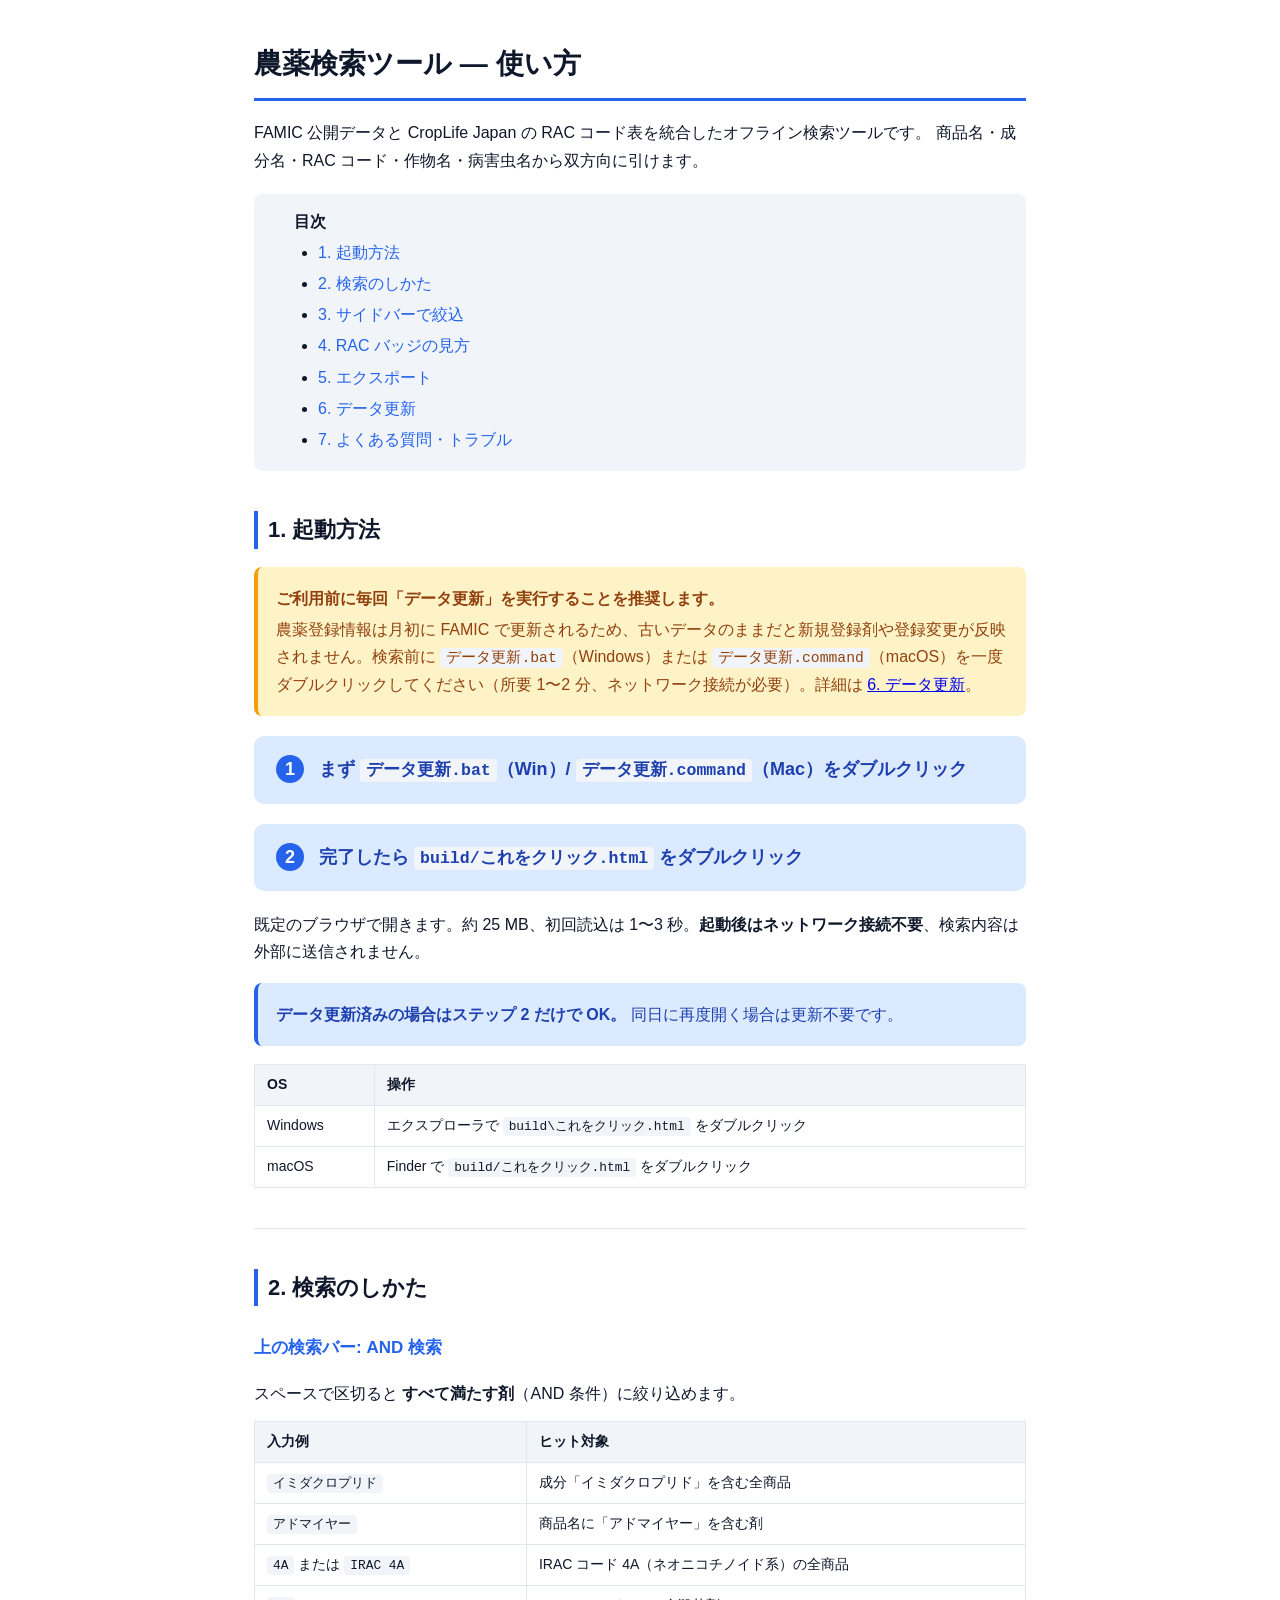
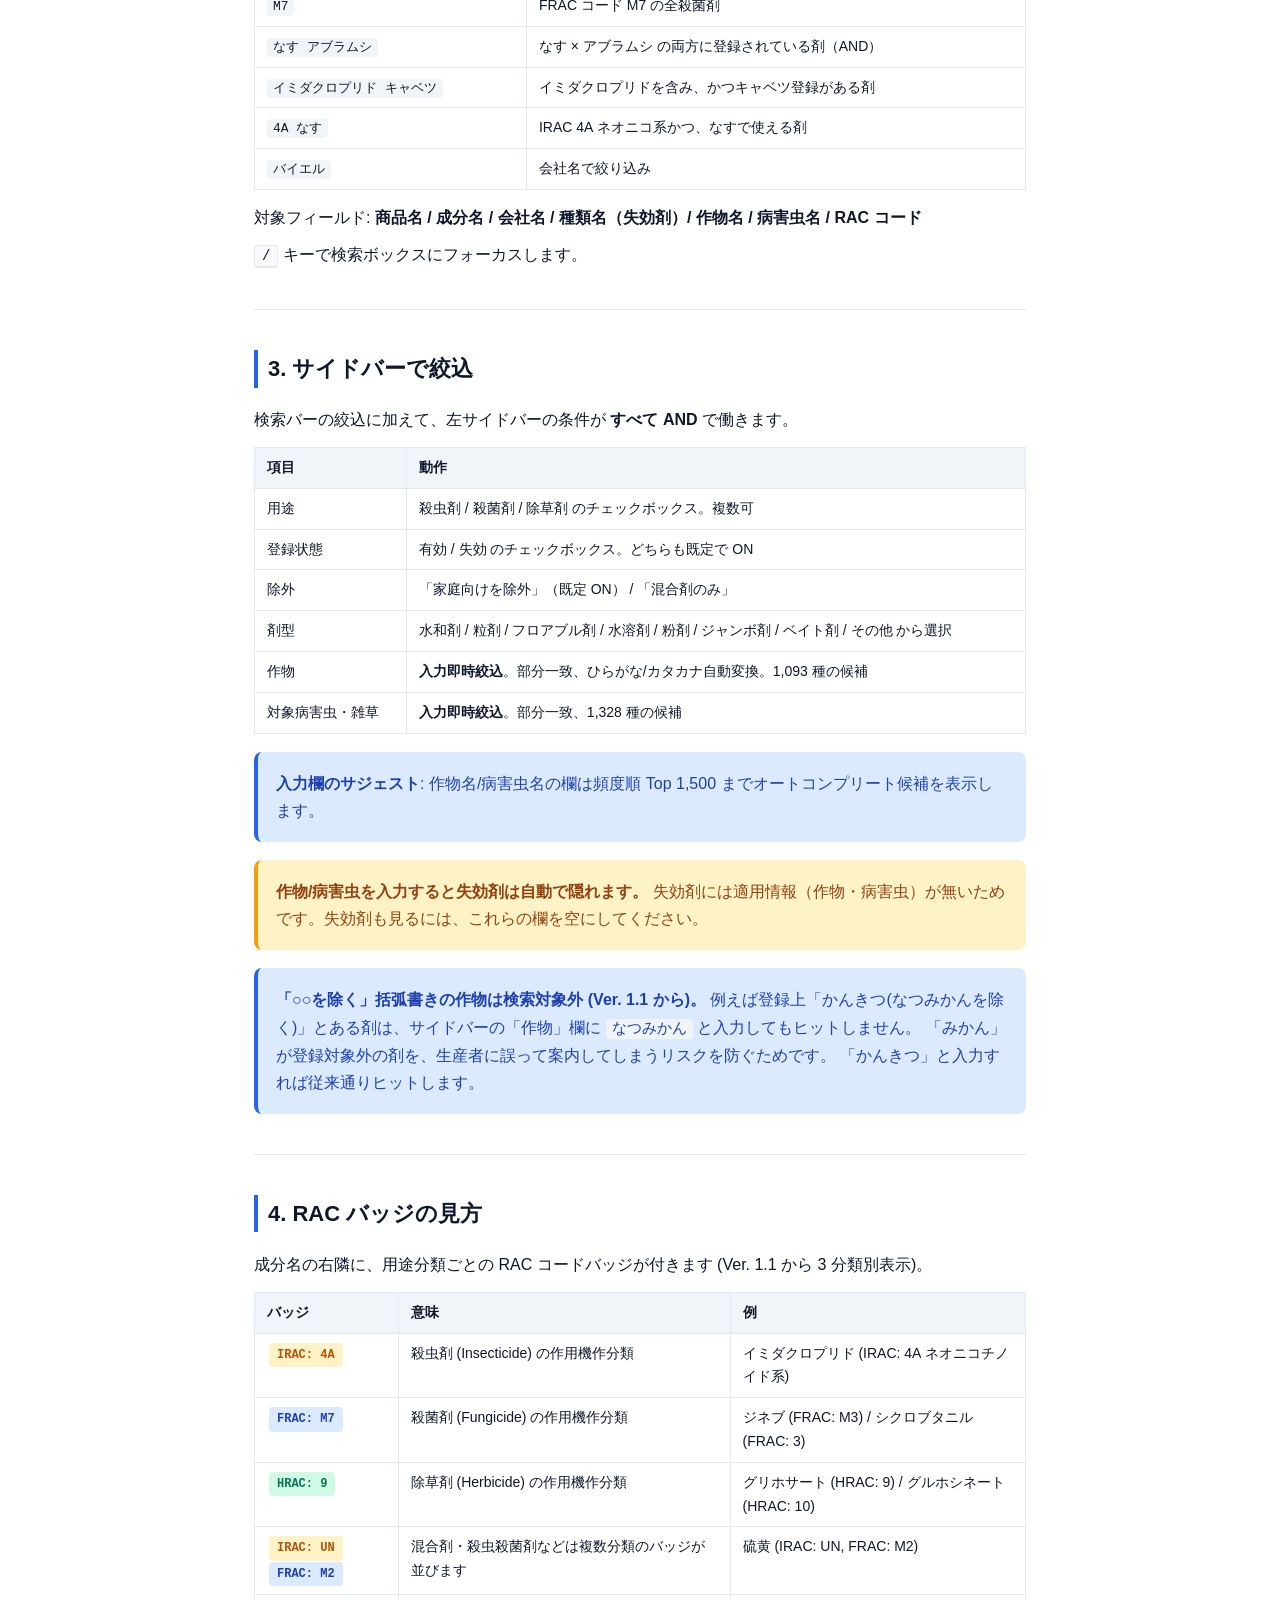
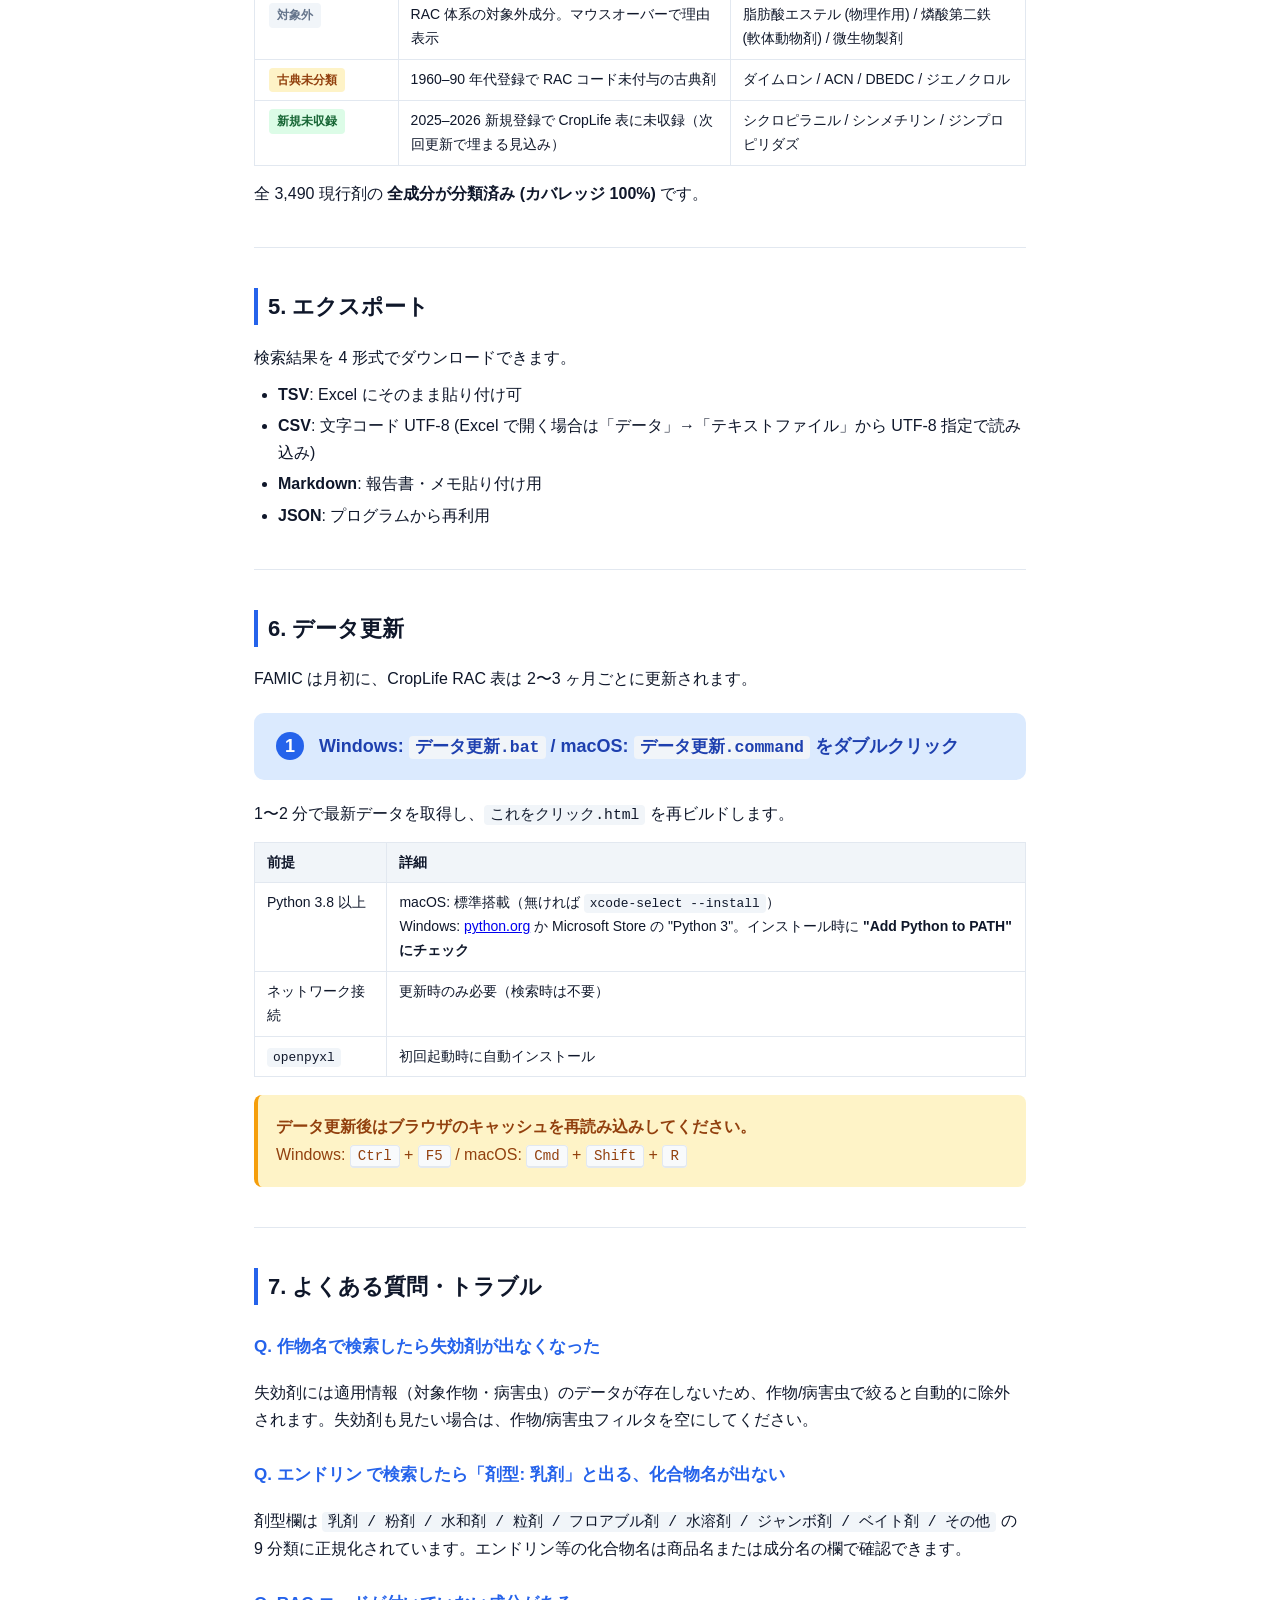
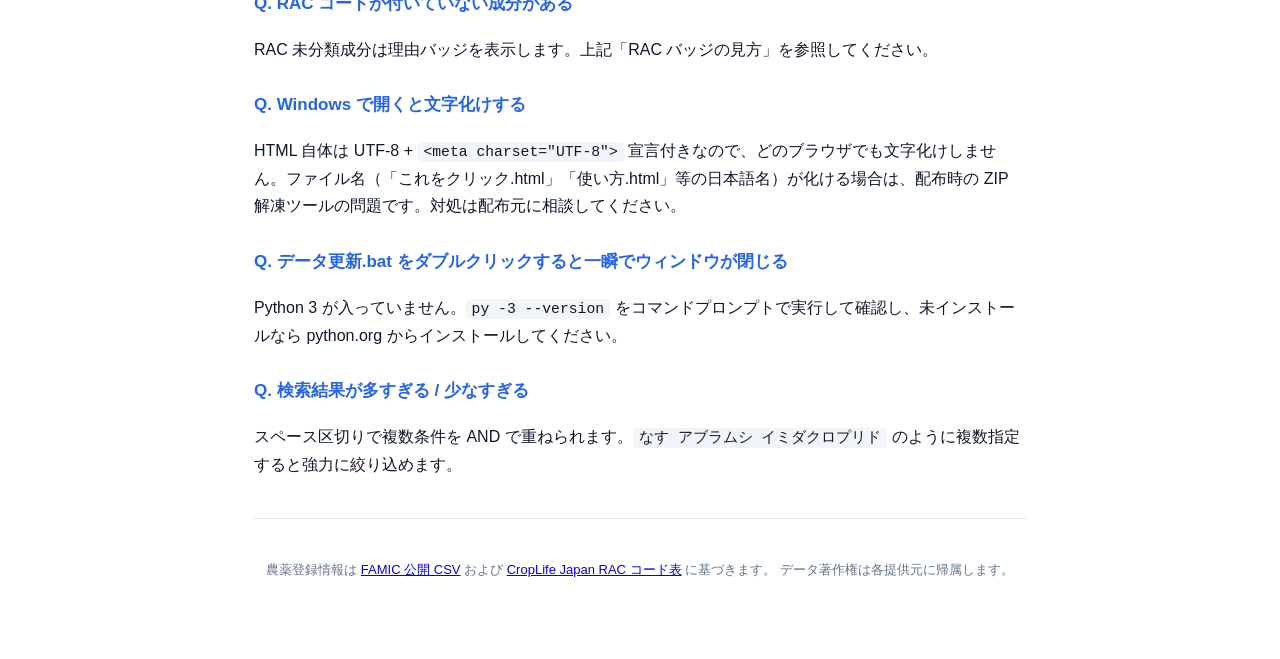
<file: 使い方.html>
<!DOCTYPE html>
<html lang="ja">
<head>
<meta charset="UTF-8">
<title>農薬検索ツール - 使い方</title>
<meta name="viewport" content="width=device-width, initial-scale=1">
<style>
  :root {
    --accent: #2563eb;
    --bg: #ffffff;
    --fg: #0f172a;
    --muted: #64748b;
    --border: #e2e8f0;
    --code-bg: #f1f5f9;
    --kbd-bg: #f8fafc;
    --warn-bg: #fef3c7;
    --warn-fg: #92400e;
    --ok-bg: #dcfce7;
    --ok-fg: #166534;
    --info-bg: #dbeafe;
    --info-fg: #1e40af;
  }
  @media (prefers-color-scheme: dark) {
    :root {
      --bg: #0f172a; --fg: #e2e8f0; --muted: #94a3b8;
      --border: #334155; --code-bg: #1e293b; --kbd-bg: #334155;
      --warn-bg: #78350f; --warn-fg: #fde68a;
      --ok-bg: #14532d; --ok-fg: #bbf7d0;
      --info-bg: #1e3a8a; --info-fg: #bfdbfe;
    }
  }
  * { box-sizing: border-box; }
  body {
    font-family: -apple-system, "Hiragino Sans", "Yu Gothic", "Meiryo", sans-serif;
    line-height: 1.7;
    color: var(--fg);
    background: var(--bg);
    max-width: 820px;
    margin: 0 auto;
    padding: 40px 24px 80px;
  }
  h1 {
    font-size: 28px;
    border-bottom: 3px solid var(--accent);
    padding-bottom: 10px;
    margin-top: 0;
  }
  h2 {
    font-size: 22px;
    margin-top: 40px;
    padding-left: 10px;
    border-left: 4px solid var(--accent);
  }
  h3 {
    font-size: 17px;
    margin-top: 28px;
    color: var(--accent);
  }
  p { margin: 10px 0; }
  code {
    background: var(--code-bg);
    padding: 2px 6px;
    border-radius: 4px;
    font-family: "SF Mono", "Consolas", "Menlo", monospace;
    font-size: 0.92em;
  }
  kbd {
    background: var(--kbd-bg);
    border: 1px solid var(--border);
    border-bottom-width: 2px;
    border-radius: 4px;
    padding: 2px 7px;
    font-family: "SF Mono", "Consolas", monospace;
    font-size: 0.88em;
  }
  table {
    width: 100%;
    border-collapse: collapse;
    margin: 14px 0;
    font-size: 14px;
  }
  th, td {
    border: 1px solid var(--border);
    padding: 8px 12px;
    text-align: left;
    vertical-align: top;
  }
  th {
    background: var(--code-bg);
    font-weight: 600;
  }
  ul, ol { margin: 10px 0; padding-left: 24px; }
  li { margin: 4px 0; }
  .callout {
    padding: 14px 18px;
    border-radius: 8px;
    margin: 18px 0;
    border-left: 4px solid;
  }
  .callout.warn {
    background: var(--warn-bg);
    color: var(--warn-fg);
    border-color: #f59e0b;
  }
  .callout.ok {
    background: var(--ok-bg);
    color: var(--ok-fg);
    border-color: #22c55e;
  }
  .callout.info {
    background: var(--info-bg);
    color: var(--info-fg);
    border-color: var(--accent);
  }
  .callout p { margin: 4px 0; }
  .big-step {
    font-size: 18px;
    padding: 18px 22px;
    background: var(--info-bg);
    color: var(--info-fg);
    border-radius: 10px;
    margin: 20px 0;
    font-weight: 600;
  }
  .big-step .num {
    display: inline-block;
    width: 28px; height: 28px;
    line-height: 28px;
    text-align: center;
    background: var(--accent);
    color: white;
    border-radius: 50%;
    margin-right: 10px;
    font-weight: 700;
  }
  .badge {
    display: inline-block;
    padding: 2px 8px;
    border-radius: 4px;
    font-size: 12px;
    font-weight: 600;
    margin: 0 2px;
  }
  .b-rac { background: #e0e7ff; color: #4338ca; font-family: monospace; }
  .b-rac-irac { background: #fef3c7; color: #b45309; font-family: monospace; font-weight: 600; }
  .b-rac-frac { background: #dbeafe; color: #1e40af; font-family: monospace; font-weight: 600; }
  .b-rac-hrac { background: #d1fae5; color: #047857; font-family: monospace; font-weight: 600; }
  .b-out { background: #f1f5f9; color: #64748b; }
  .b-legacy { background: #fef3c7; color: #92400e; }
  .b-recent { background: #dcfce7; color: #166534; }
  .toc {
    background: var(--code-bg);
    padding: 14px 20px 14px 40px;
    border-radius: 8px;
    margin: 20px 0 30px;
  }
  .toc ul { margin: 0; }
  .toc a { color: var(--accent); text-decoration: none; }
  .toc a:hover { text-decoration: underline; }
  hr {
    border: none;
    border-top: 1px solid var(--border);
    margin: 40px 0;
  }
</style>
</head>
<body>

<h1>農薬検索ツール — 使い方</h1>
<p>FAMIC 公開データと CropLife Japan の RAC コード表を統合したオフライン検索ツールです。
商品名・成分名・RAC コード・作物名・病害虫名から双方向に引けます。</p>

<div class="toc">
  <strong>目次</strong>
  <ul>
    <li><a href="#start">1. 起動方法</a></li>
    <li><a href="#search">2. 検索のしかた</a></li>
    <li><a href="#filter">3. サイドバーで絞込</a></li>
    <li><a href="#badge">4. RAC バッジの見方</a></li>
    <li><a href="#export">5. エクスポート</a></li>
    <li><a href="#update">6. データ更新</a></li>
    <li><a href="#faq">7. よくある質問・トラブル</a></li>
  </ul>
</div>

<h2 id="start">1. 起動方法</h2>

<div class="callout warn">
  <p><strong>ご利用前に毎回「データ更新」を実行することを推奨します。</strong></p>
  <p>農薬登録情報は月初に FAMIC で更新されるため、古いデータのままだと新規登録剤や登録変更が反映されません。検索前に <code>データ更新.bat</code>（Windows）または <code>データ更新.command</code>（macOS）を一度ダブルクリックしてください（所要 1〜2 分、ネットワーク接続が必要）。詳細は <a href="#update">6. データ更新</a>。</p>
</div>

<div class="big-step">
  <span class="num">1</span>
  まず <code>データ更新.bat</code>（Win）/ <code>データ更新.command</code>（Mac）をダブルクリック
</div>

<div class="big-step">
  <span class="num">2</span>
  完了したら <code>build/これをクリック.html</code> をダブルクリック
</div>

<p>既定のブラウザで開きます。約 25 MB、初回読込は 1〜3 秒。<strong>起動後はネットワーク接続不要</strong>、検索内容は外部に送信されません。</p>

<div class="callout info">
  <p><strong>データ更新済みの場合はステップ 2 だけで OK。</strong> 同日に再度開く場合は更新不要です。</p>
</div>

<table>
  <tr><th>OS</th><th>操作</th></tr>
  <tr><td>Windows</td><td>エクスプローラで <code>build\これをクリック.html</code> をダブルクリック</td></tr>
  <tr><td>macOS</td><td>Finder で <code>build/これをクリック.html</code> をダブルクリック</td></tr>
</table>

<hr>

<h2 id="search">2. 検索のしかた</h2>

<h3>上の検索バー: AND 検索</h3>
<p>スペースで区切ると <strong>すべて満たす剤</strong>（AND 条件）に絞り込めます。</p>

<table>
  <tr><th>入力例</th><th>ヒット対象</th></tr>
  <tr><td><code>イミダクロプリド</code></td><td>成分「イミダクロプリド」を含む全商品</td></tr>
  <tr><td><code>アドマイヤー</code></td><td>商品名に「アドマイヤー」を含む剤</td></tr>
  <tr><td><code>4A</code> または <code>IRAC 4A</code></td><td>IRAC コード 4A（ネオニコチノイド系）の全商品</td></tr>
  <tr><td><code>M7</code></td><td>FRAC コード M7 の全殺菌剤</td></tr>
  <tr><td><code>なす アブラムシ</code></td><td>なす × アブラムシ の両方に登録されている剤（AND）</td></tr>
  <tr><td><code>イミダクロプリド キャベツ</code></td><td>イミダクロプリドを含み、かつキャベツ登録がある剤</td></tr>
  <tr><td><code>4A なす</code></td><td>IRAC 4A ネオニコ系かつ、なすで使える剤</td></tr>
  <tr><td><code>バイエル</code></td><td>会社名で絞り込み</td></tr>
</table>

<p>対象フィールド: <strong>商品名 / 成分名 / 会社名 / 種類名（失効剤）/ 作物名 / 病害虫名 / RAC コード</strong></p>

<p><kbd>/</kbd> キーで検索ボックスにフォーカスします。</p>

<hr>

<h2 id="filter">3. サイドバーで絞込</h2>

<p>検索バーの絞込に加えて、左サイドバーの条件が <strong>すべて AND</strong> で働きます。</p>

<table>
  <tr><th>項目</th><th>動作</th></tr>
  <tr><td>用途</td><td>殺虫剤 / 殺菌剤 / 除草剤 のチェックボックス。複数可</td></tr>
  <tr><td>登録状態</td><td>有効 / 失効 のチェックボックス。どちらも既定で ON</td></tr>
  <tr><td>除外</td><td>「家庭向けを除外」（既定 ON） / 「混合剤のみ」</td></tr>
  <tr><td>剤型</td><td>水和剤 / 粒剤 / フロアブル剤 / 水溶剤 / 粉剤 / ジャンボ剤 / ベイト剤 / その他 から選択</td></tr>
  <tr><td>作物</td><td><strong>入力即時絞込</strong>。部分一致、ひらがな/カタカナ自動変換。1,093 種の候補</td></tr>
  <tr><td>対象病害虫・雑草</td><td><strong>入力即時絞込</strong>。部分一致、1,328 種の候補</td></tr>
</table>

<div class="callout info">
  <p><strong>入力欄のサジェスト</strong>: 作物名/病害虫名の欄は頻度順 Top 1,500 までオートコンプリート候補を表示します。</p>
</div>

<div class="callout warn">
  <p><strong>作物/病害虫を入力すると失効剤は自動で隠れます。</strong> 失効剤には適用情報（作物・病害虫）が無いためです。失効剤も見るには、これらの欄を空にしてください。</p>
</div>

<div class="callout info">
  <p><strong>「○○を除く」括弧書きの作物は検索対象外 (Ver. 1.1 から)。</strong>
  例えば登録上「かんきつ(なつみかんを除く)」とある剤は、サイドバーの「作物」欄に
  <code>なつみかん</code> と入力してもヒットしません。
  「みかん」が登録対象外の剤を、生産者に誤って案内してしまうリスクを防ぐためです。
  「かんきつ」と入力すれば従来通りヒットします。</p>
</div>

<hr>

<h2 id="badge">4. RAC バッジの見方</h2>

<p>成分名の右隣に、用途分類ごとの RAC コードバッジが付きます (Ver. 1.1 から 3 分類別表示)。</p>

<table>
  <tr><th>バッジ</th><th>意味</th><th>例</th></tr>
  <tr>
    <td><span class="badge b-rac-irac">IRAC: 4A</span></td>
    <td>殺虫剤 (Insecticide) の作用機作分類</td>
    <td>イミダクロプリド (IRAC: 4A ネオニコチノイド系)</td>
  </tr>
  <tr>
    <td><span class="badge b-rac-frac">FRAC: M7</span></td>
    <td>殺菌剤 (Fungicide) の作用機作分類</td>
    <td>ジネブ (FRAC: M3) / シクロブタニル (FRAC: 3)</td>
  </tr>
  <tr>
    <td><span class="badge b-rac-hrac">HRAC: 9</span></td>
    <td>除草剤 (Herbicide) の作用機作分類</td>
    <td>グリホサート (HRAC: 9) / グルホシネート (HRAC: 10)</td>
  </tr>
  <tr>
    <td><span class="badge b-rac-irac">IRAC: UN</span> <span class="badge b-rac-frac">FRAC: M2</span></td>
    <td>混合剤・殺虫殺菌剤などは複数分類のバッジが並びます</td>
    <td>硫黄 (IRAC: UN, FRAC: M2)</td>
  </tr>
  <tr>
    <td><span class="badge b-out">対象外</span></td>
    <td>RAC 体系の対象外成分。マウスオーバーで理由表示</td>
    <td>脂肪酸エステル (物理作用) / 燐酸第二鉄 (軟体動物剤) / 微生物製剤</td>
  </tr>
  <tr>
    <td><span class="badge b-legacy">古典未分類</span></td>
    <td>1960–90 年代登録で RAC コード未付与の古典剤</td>
    <td>ダイムロン / ACN / DBEDC / ジエノクロル</td>
  </tr>
  <tr>
    <td><span class="badge b-recent">新規未収録</span></td>
    <td>2025–2026 新規登録で CropLife 表に未収録（次回更新で埋まる見込み）</td>
    <td>シクロピラニル / シンメチリン / ジンプロピリダズ</td>
  </tr>
</table>

<p>全 3,490 現行剤の <strong>全成分が分類済み (カバレッジ 100%)</strong> です。</p>

<hr>

<h2 id="export">5. エクスポート</h2>

<p>検索結果を 4 形式でダウンロードできます。</p>

<ul>
  <li><strong>TSV</strong>: Excel にそのまま貼り付け可</li>
  <li><strong>CSV</strong>: 文字コード UTF-8 (Excel で開く場合は「データ」→「テキストファイル」から UTF-8 指定で読み込み)</li>
  <li><strong>Markdown</strong>: 報告書・メモ貼り付け用</li>
  <li><strong>JSON</strong>: プログラムから再利用</li>
</ul>

<hr>

<h2 id="update">6. データ更新</h2>

<p>FAMIC は月初に、CropLife RAC 表は 2〜3 ヶ月ごとに更新されます。</p>

<div class="big-step">
  <span class="num">1</span>
  Windows: <code>データ更新.bat</code> / macOS: <code>データ更新.command</code> をダブルクリック
</div>

<p>1〜2 分で最新データを取得し、<code>これをクリック.html</code> を再ビルドします。</p>

<table>
  <tr><th>前提</th><th>詳細</th></tr>
  <tr><td>Python 3.8 以上</td><td>
    macOS: 標準搭載（無ければ <code>xcode-select --install</code>）<br>
    Windows: <a href="https://www.python.org/downloads/windows/">python.org</a> か Microsoft Store の "Python 3"。インストール時に <strong>"Add Python to PATH" にチェック</strong>
  </td></tr>
  <tr><td>ネットワーク接続</td><td>更新時のみ必要（検索時は不要）</td></tr>
  <tr><td><code>openpyxl</code></td><td>初回起動時に自動インストール</td></tr>
</table>

<div class="callout warn">
  <p><strong>データ更新後はブラウザのキャッシュを再読み込みしてください。</strong><br>
  Windows: <kbd>Ctrl</kbd> + <kbd>F5</kbd> / macOS: <kbd>Cmd</kbd> + <kbd>Shift</kbd> + <kbd>R</kbd></p>
</div>

<hr>

<h2 id="faq">7. よくある質問・トラブル</h2>

<h3>Q. 作物名で検索したら失効剤が出なくなった</h3>
<p>失効剤には適用情報（対象作物・病害虫）のデータが存在しないため、作物/病害虫で絞ると自動的に除外されます。失効剤も見たい場合は、作物/病害虫フィルタを空にしてください。</p>

<h3>Q. エンドリン で検索したら「剤型: 乳剤」と出る、化合物名が出ない</h3>
<p>剤型欄は <code>乳剤 / 粉剤 / 水和剤 / 粒剤 / フロアブル剤 / 水溶剤 / ジャンボ剤 / ベイト剤 / その他</code> の 9 分類に正規化されています。エンドリン等の化合物名は商品名または成分名の欄で確認できます。</p>

<h3>Q. RAC コードが付いていない成分がある</h3>
<p>RAC 未分類成分は理由バッジを表示します。上記「RAC バッジの見方」を参照してください。</p>

<h3>Q. Windows で開くと文字化けする</h3>
<p>HTML 自体は UTF-8 + <code>&lt;meta charset="UTF-8"&gt;</code> 宣言付きなので、どのブラウザでも文字化けしません。ファイル名（「これをクリック.html」「使い方.html」等の日本語名）が化ける場合は、配布時の ZIP 解凍ツールの問題です。対処は配布元に相談してください。</p>

<h3>Q. データ更新.bat をダブルクリックすると一瞬でウィンドウが閉じる</h3>
<p>Python 3 が入っていません。<code>py -3 --version</code> をコマンドプロンプトで実行して確認し、未インストールなら python.org からインストールしてください。</p>

<h3>Q. 検索結果が多すぎる / 少なすぎる</h3>
<p>スペース区切りで複数条件を AND で重ねられます。<code>なす アブラムシ イミダクロプリド</code> のように複数指定すると強力に絞り込めます。</p>

<hr>

<p style="color: var(--muted); font-size: 13px; text-align: center;">
  農薬登録情報は <a href="https://www.acis.famic.go.jp/ddata/index2.htm">FAMIC 公開 CSV</a> および
  <a href="https://www.croplifejapan.org/labo/mechanism.html">CropLife Japan RAC コード表</a> に基づきます。
  データ著作権は各提供元に帰属します。
</p>

</body>
</html>
</file>
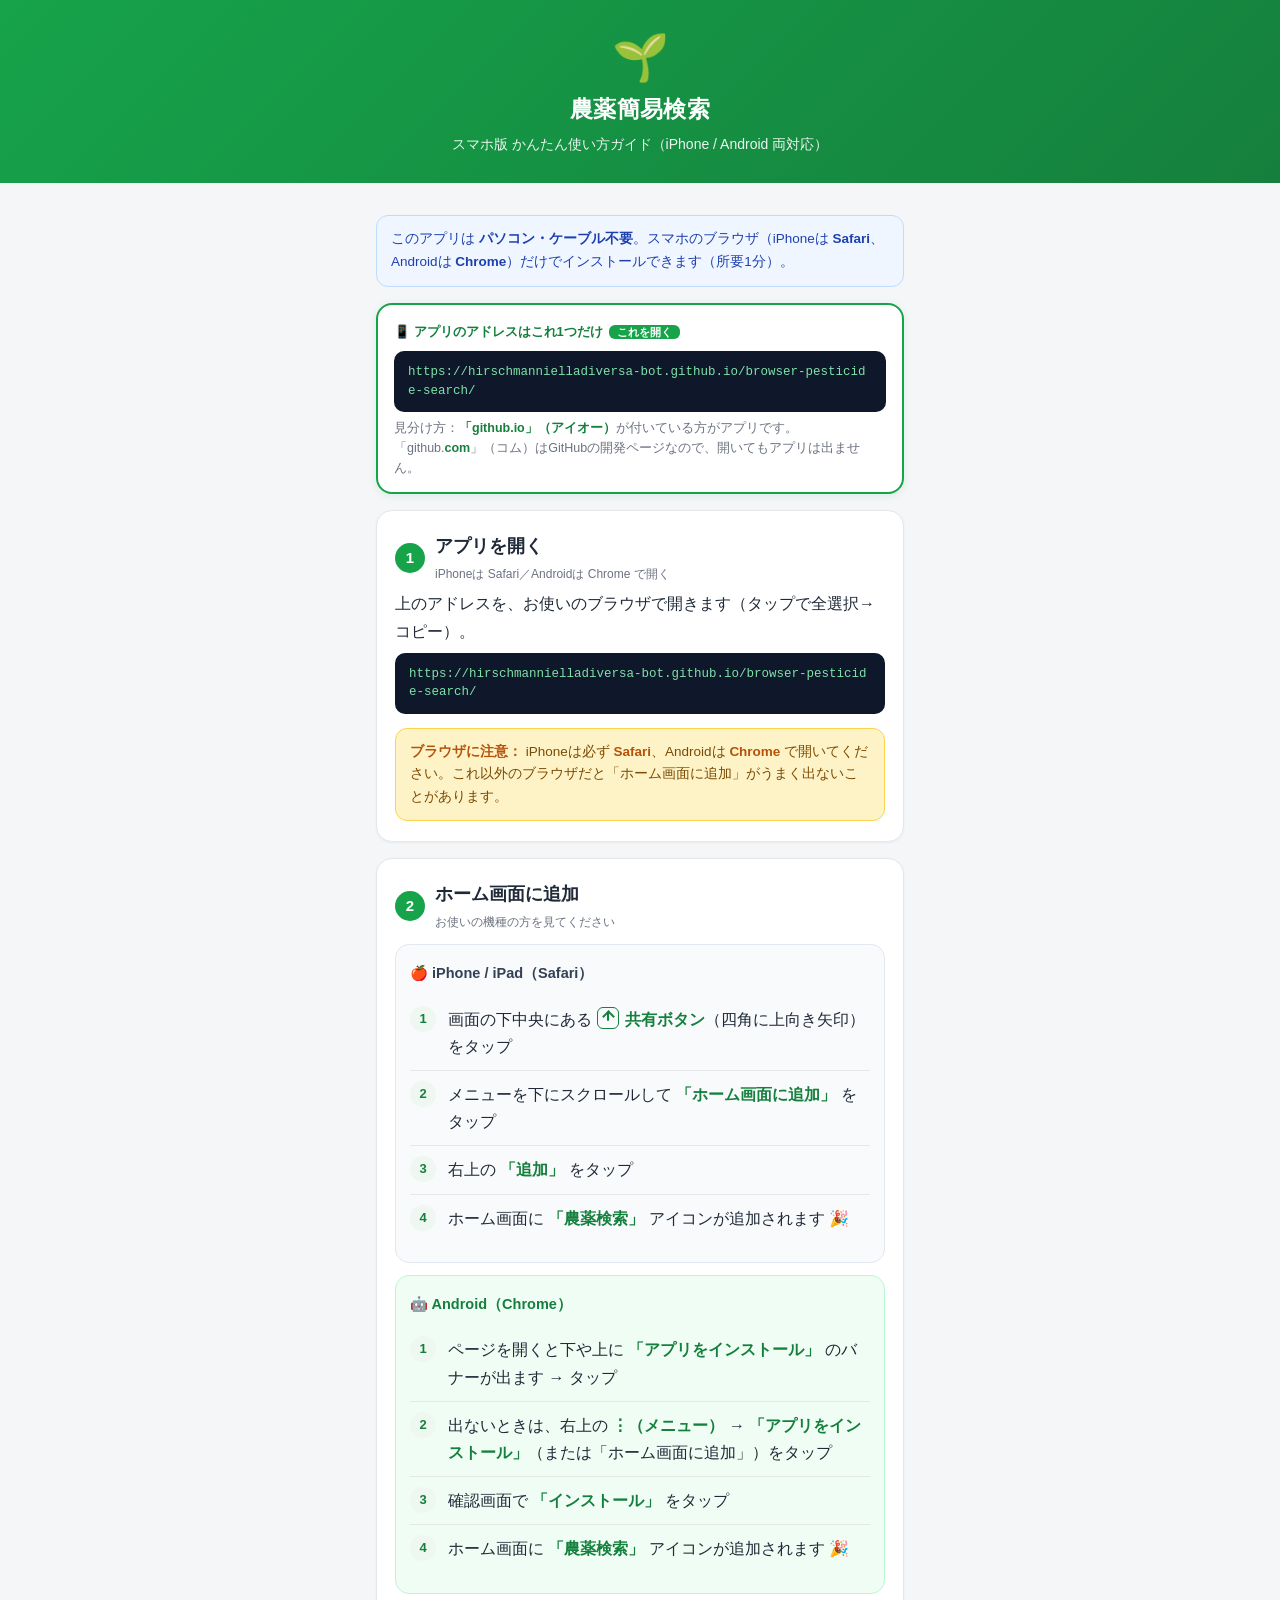
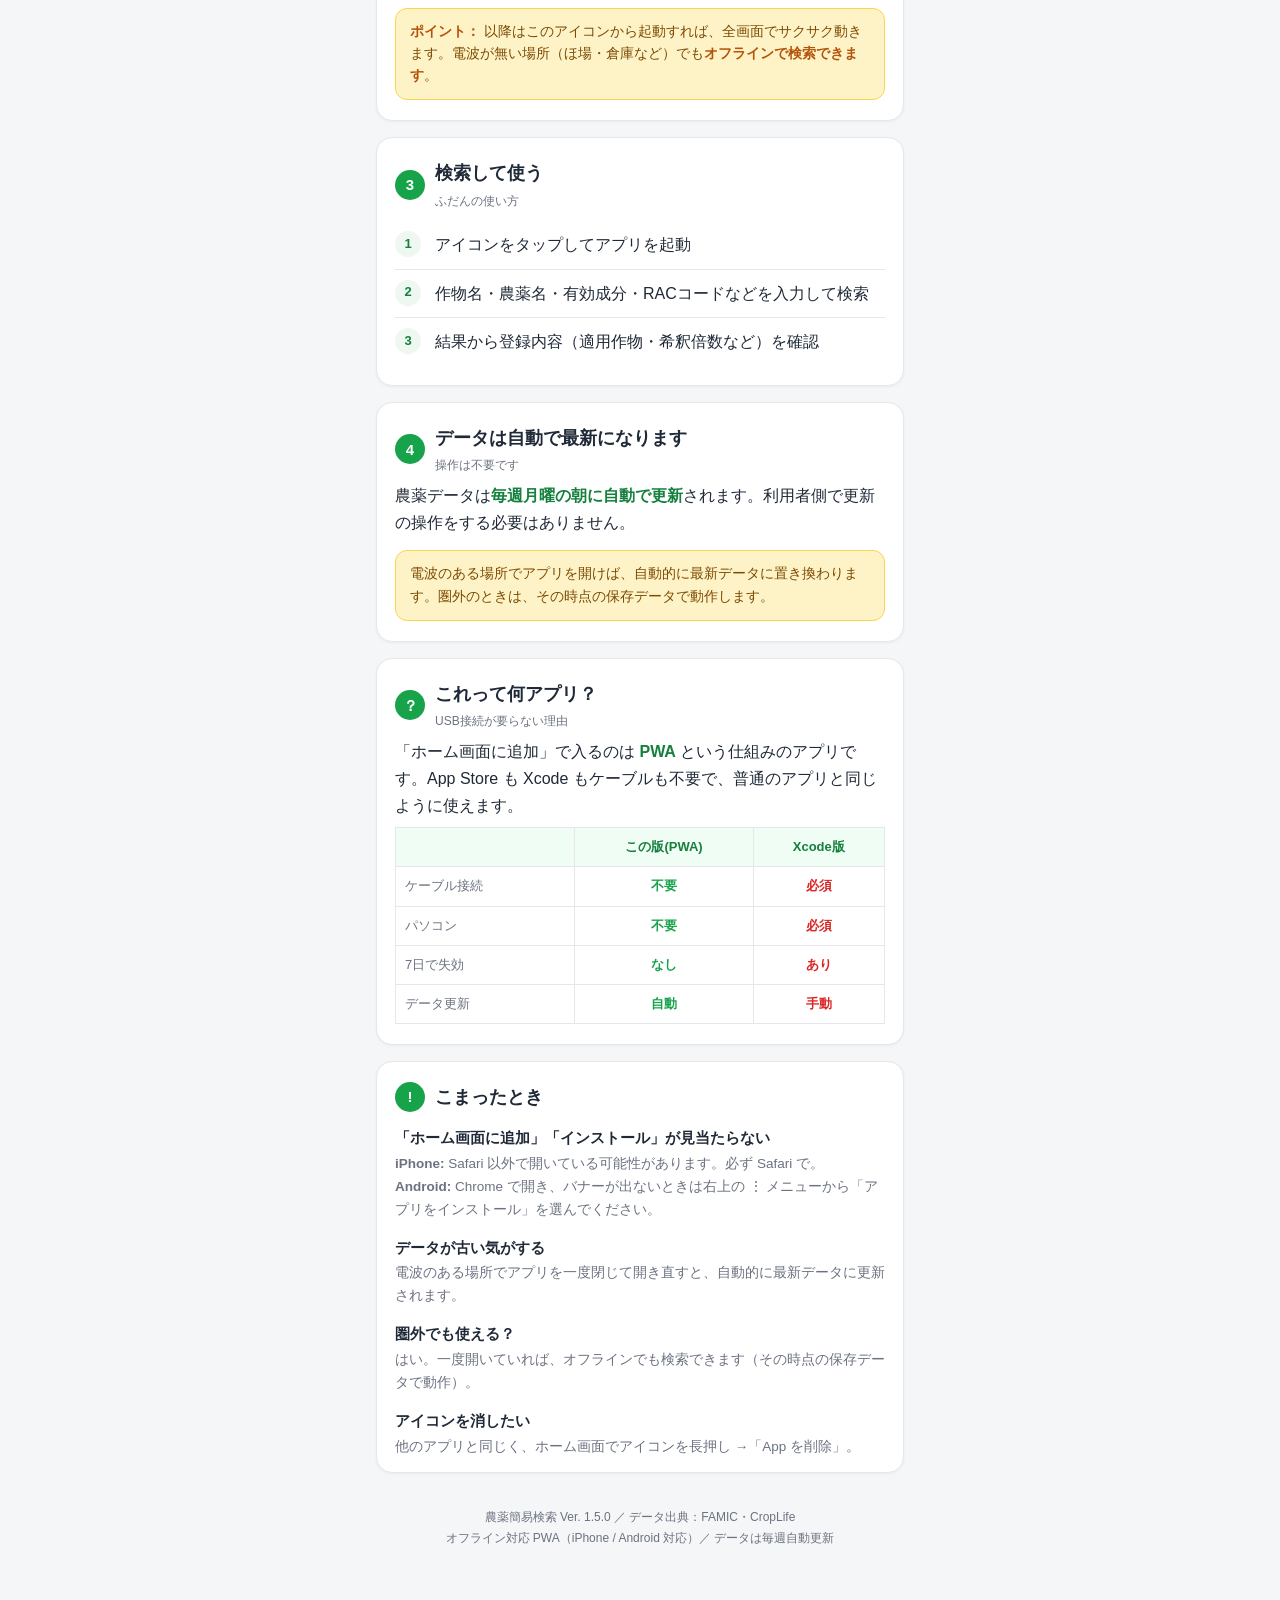
<file: docs/manual.html>
<!DOCTYPE html>
<html lang="ja">
<head>
<meta charset="UTF-8">
<meta name="viewport" content="width=device-width, initial-scale=1.0, viewport-fit=cover">
<meta name="apple-mobile-web-app-capable" content="yes">
<title>農薬簡易検索 — スマホ版 使い方（iPhone / Android）</title>
<style>
  :root{
    --green:#16a34a; --green-d:#15803d; --bg:#f5f6f8; --card:#ffffff;
    --ink:#1f2937; --sub:#6b7280; --line:#e5e7eb; --amber:#b45309; --amber-bg:#fef3c7;
  }
  *{box-sizing:border-box; -webkit-tap-highlight-color:transparent;}
  html{-webkit-text-size-adjust:100%;}
  body{
    margin:0; font-family:-apple-system,"Hiragino Sans","Hiragino Kaku Gothic ProN",sans-serif;
    background:var(--bg); color:var(--ink); line-height:1.7;
    padding:env(safe-area-inset-top) env(safe-area-inset-right) env(safe-area-inset-bottom) env(safe-area-inset-left);
  }
  header{
    background:linear-gradient(135deg,var(--green),var(--green-d)); color:#fff;
    padding:34px 20px 26px; text-align:center;
  }
  header .emoji{font-size:46px; line-height:1;}
  header h1{margin:10px 0 4px; font-size:23px; letter-spacing:.02em;}
  header p{margin:0; font-size:14px; opacity:.92;}
  main{max-width:560px; margin:0 auto; padding:18px 16px 60px;}
  .card{
    background:var(--card); border:1px solid var(--line); border-radius:16px;
    padding:18px 18px 6px; margin:16px 0; box-shadow:0 1px 3px rgba(0,0,0,.05);
  }
  .sec-title{display:flex; align-items:center; gap:10px; margin:2px 0 6px; font-size:18px; font-weight:700;}
  .badge{
    flex:0 0 auto; width:30px; height:30px; border-radius:50%; background:var(--green);
    color:#fff; font-size:15px; font-weight:700; display:flex; align-items:center; justify-content:center;
  }
  .sec-title small{display:block; font-size:12px; font-weight:500; color:var(--sub); margin-top:2px;}
  ol.steps{margin:10px 0 14px; padding:0; list-style:none; counter-reset:s;}
  ol.steps li{
    counter-increment:s; position:relative; padding:10px 0 10px 40px; border-top:1px solid var(--line);
  }
  ol.steps li:first-child{border-top:none;}
  ol.steps li::before{
    content:counter(s); position:absolute; left:0; top:10px;
    width:26px; height:26px; border-radius:50%; background:#eef7f0; color:var(--green-d);
    font-weight:700; font-size:13px; display:flex; align-items:center; justify-content:center;
  }
  .url{
    display:block; background:#0f172a; color:#7ee2a8; font-family:ui-monospace,Menlo,monospace;
    font-size:12.5px; padding:12px 14px; border-radius:10px; margin:8px 0 4px;
    word-break:break-all; line-height:1.5; user-select:all; -webkit-user-select:all;
  }
  .ico{
    display:inline-flex; align-items:center; justify-content:center; vertical-align:-4px;
    width:22px; height:22px; border:1.6px solid currentColor; border-radius:6px; color:var(--green-d);
    position:relative; margin:0 1px;
  }
  .ico::before{content:""; position:absolute; top:4px; width:2px; height:9px; background:currentColor; border-radius:2px;}
  .ico::after{content:""; position:absolute; top:4px; width:7px; height:7px; border-top:2px solid currentColor; border-right:2px solid currentColor; transform:rotate(-45deg);}
  strong.hl{color:var(--green-d);}
  .note{
    background:var(--amber-bg); border:1px solid #fcd34d; color:#7c4a02;
    border-radius:12px; padding:12px 14px; margin:14px 0; font-size:13.5px; line-height:1.65;
  }
  .note b{color:var(--amber);}
  .tip{
    background:#eff6ff; border:1px solid #bfdbfe; color:#1e40af;
    border-radius:12px; padding:12px 14px; margin:14px 0; font-size:13.5px;
  }
  .hero{
    background:var(--card); border:2px solid var(--green); border-radius:16px;
    padding:16px 16px 14px; margin:16px 0; box-shadow:0 2px 8px rgba(22,163,74,.12);
  }
  .hero .lbl{font-size:13px; font-weight:700; color:var(--green-d); margin:0 0 4px;}
  .hero .lbl .pill{background:var(--green); color:#fff; border-radius:6px; padding:1px 8px; font-size:11px; margin-left:6px;}
  .hero .sub{font-size:12.5px; color:var(--sub); margin:6px 0 0; line-height:1.6;}
  .hero .sub b{color:var(--green-d);}
  .warn-url{
    background:#fff7ed; border:1px solid #fed7aa; border-radius:12px; padding:12px 14px; margin:8px 0 4px;
  }
  .warn-url .wl{font-size:12.5px; font-weight:700; color:var(--amber); margin:0 0 2px;}
  .os{border:1px solid var(--line); border-radius:14px; padding:4px 14px 6px; margin:12px 0;}
  .os-h{font-size:14.5px; font-weight:700; margin:12px 0 2px; display:flex; align-items:center; gap:7px;}
  .os-ios{background:#f8fafc; border-color:#e2e8f0;} .os-ios .os-h{color:#334155;}
  .os-and{background:#f0fdf4; border-color:#bbf7d0;} .os-and .os-h{color:var(--green-d);}
  .os ol.steps li{padding-left:38px;}
  .btn-look{
    display:inline-block; background:var(--green); color:#fff; font-weight:700; font-size:13px;
    padding:4px 12px; border-radius:8px; margin:0 2px; vertical-align:1px;
  }
  table.cmp{width:100%; border-collapse:collapse; font-size:13px; margin:8px 0 14px;}
  table.cmp th,table.cmp td{border:1px solid var(--line); padding:8px 9px; text-align:center;}
  table.cmp th{background:#f0fdf4; color:var(--green-d);}
  table.cmp td:first-child{text-align:left; color:var(--sub);}
  .ok{color:var(--green); font-weight:700;}
  .ng{color:#dc2626; font-weight:700;}
  footer{text-align:center; color:var(--sub); font-size:12px; padding:18px 16px 8px;}
  .q{font-weight:700; margin:14px 0 2px; font-size:14.5px;}
  .a{color:var(--sub); font-size:13.5px; margin:0 0 8px;}
</style>
</head>
<body>

<header>
  <div class="emoji">🌱</div>
  <h1>農薬簡易検索</h1>
  <p>スマホ版 かんたん使い方ガイド（iPhone / Android 両対応）</p>
</header>

<main>

  <div class="tip">
    このアプリは <b>パソコン・ケーブル不要</b>。スマホのブラウザ（iPhoneは <strong>Safari</strong>、Androidは <strong>Chrome</strong>）だけでインストールできます（所要1分）。
  </div>

  <div class="hero">
    <p class="lbl">📱 アプリのアドレスはこれ1つだけ<span class="pill">これを開く</span></p>
    <code class="url">https://hirschmannielladiversa-bot.github.io/browser-pesticide-search/</code>
    <p class="sub">見分け方：<b>「github.io」（アイオー）</b>が付いている方がアプリです。<br>
    「github.<b>com</b>」（コム）はGitHubの開発ページなので、開いてもアプリは出ません。</p>
  </div>

  <!-- STEP 1 -->
  <section class="card">
    <div class="sec-title"><span class="badge">1</span>
      <div>アプリを開く<small>iPhoneは Safari／Androidは Chrome で開く</small></div>
    </div>
    <p style="margin:6px 0 2px;">上のアドレスを、お使いのブラウザで開きます（タップで全選択→コピー）。</p>
    <code class="url">https://hirschmannielladiversa-bot.github.io/browser-pesticide-search/</code>
    <div class="note">
      <b>ブラウザに注意：</b> iPhoneは必ず <b>Safari</b>、Androidは <b>Chrome</b> で開いてください。これ以外のブラウザだと「ホーム画面に追加」がうまく出ないことがあります。
    </div>
  </section>

  <!-- STEP 2 -->
  <section class="card">
    <div class="sec-title"><span class="badge">2</span>
      <div>ホーム画面に追加<small>お使いの機種の方を見てください</small></div>
    </div>

    <div class="os os-ios">
      <p class="os-h">🍎 iPhone / iPad（Safari）</p>
      <ol class="steps">
        <li>画面の下中央にある <span class="ico"></span> <strong class="hl">共有ボタン</strong>（四角に上向き矢印）をタップ</li>
        <li>メニューを下にスクロールして <strong class="hl">「ホーム画面に追加」</strong> をタップ</li>
        <li>右上の <strong class="hl">「追加」</strong> をタップ</li>
        <li>ホーム画面に <strong class="hl">「農薬検索」</strong> アイコンが追加されます 🎉</li>
      </ol>
    </div>

    <div class="os os-and">
      <p class="os-h">🤖 Android（Chrome）</p>
      <ol class="steps">
        <li>ページを開くと下や上に <strong class="hl">「アプリをインストール」</strong> のバナーが出ます → タップ</li>
        <li>出ないときは、右上の <strong class="hl">⋮（メニュー）</strong> → <strong class="hl">「アプリをインストール」</strong>（または「ホーム画面に追加」）をタップ</li>
        <li>確認画面で <strong class="hl">「インストール」</strong> をタップ</li>
        <li>ホーム画面に <strong class="hl">「農薬検索」</strong> アイコンが追加されます 🎉</li>
      </ol>
    </div>

    <div class="note">
      <b>ポイント：</b> 以降はこのアイコンから起動すれば、全画面でサクサク動きます。電波が無い場所（ほ場・倉庫など）でも<b>オフラインで検索できます</b>。
    </div>
  </section>

  <!-- STEP 3 -->
  <section class="card">
    <div class="sec-title"><span class="badge">3</span>
      <div>検索して使う<small>ふだんの使い方</small></div>
    </div>
    <ol class="steps">
      <li>アイコンをタップしてアプリを起動</li>
      <li>作物名・農薬名・有効成分・RACコードなどを入力して検索</li>
      <li>結果から登録内容（適用作物・希釈倍数など）を確認</li>
    </ol>
  </section>

  <!-- データ更新について -->
  <section class="card">
    <div class="sec-title"><span class="badge">4</span>
      <div>データは自動で最新になります<small>操作は不要です</small></div>
    </div>
    <p style="margin:6px 0 8px;">農薬データは<strong class="hl">毎週月曜の朝に自動で更新</strong>されます。利用者側で更新の操作をする必要はありません。</p>
    <div class="note">
      電波のある場所でアプリを開けば、自動的に最新データに置き換わります。圏外のときは、その時点の保存データで動作します。
    </div>
  </section>

  <!-- なぜUSB不要か -->
  <section class="card">
    <div class="sec-title"><span class="badge">？</span>
      <div>これって何アプリ？<small>USB接続が要らない理由</small></div>
    </div>
    <p style="margin:6px 0 8px;">「ホーム画面に追加」で入るのは <strong class="hl">PWA</strong> という仕組みのアプリです。App Store も Xcode もケーブルも不要で、普通のアプリと同じように使えます。</p>
    <table class="cmp">
      <tr><th>　</th><th>この版(PWA)</th><th>Xcode版</th></tr>
      <tr><td>ケーブル接続</td><td class="ok">不要</td><td class="ng">必須</td></tr>
      <tr><td>パソコン</td><td class="ok">不要</td><td class="ng">必須</td></tr>
      <tr><td>7日で失効</td><td class="ok">なし</td><td class="ng">あり</td></tr>
      <tr><td>データ更新</td><td class="ok">自動</td><td class="ng">手動</td></tr>
    </table>
  </section>

  <!-- FAQ -->
  <section class="card">
    <div class="sec-title"><span class="badge">!</span><div>こまったとき</div></div>
    <p class="q">「ホーム画面に追加」「インストール」が見当たらない</p>
    <p class="a"><b>iPhone:</b> Safari 以外で開いている可能性があります。必ず Safari で。<br>
    <b>Android:</b> Chrome で開き、バナーが出ないときは右上の ⋮ メニューから「アプリをインストール」を選んでください。</p>
    <p class="q">データが古い気がする</p>
    <p class="a">電波のある場所でアプリを一度閉じて開き直すと、自動的に最新データに更新されます。</p>
    <p class="q">圏外でも使える？</p>
    <p class="a">はい。一度開いていれば、オフラインでも検索できます（その時点の保存データで動作）。</p>
    <p class="q">アイコンを消したい</p>
    <p class="a">他のアプリと同じく、ホーム画面でアイコンを長押し →「App を削除」。</p>
  </section>

  <footer>
    農薬簡易検索 Ver. 1.5.0 ／ データ出典：FAMIC・CropLife<br>
    オフライン対応 PWA（iPhone / Android 対応）／ データは毎週自動更新
  </footer>

</main>
</body>
</html>
</file>
